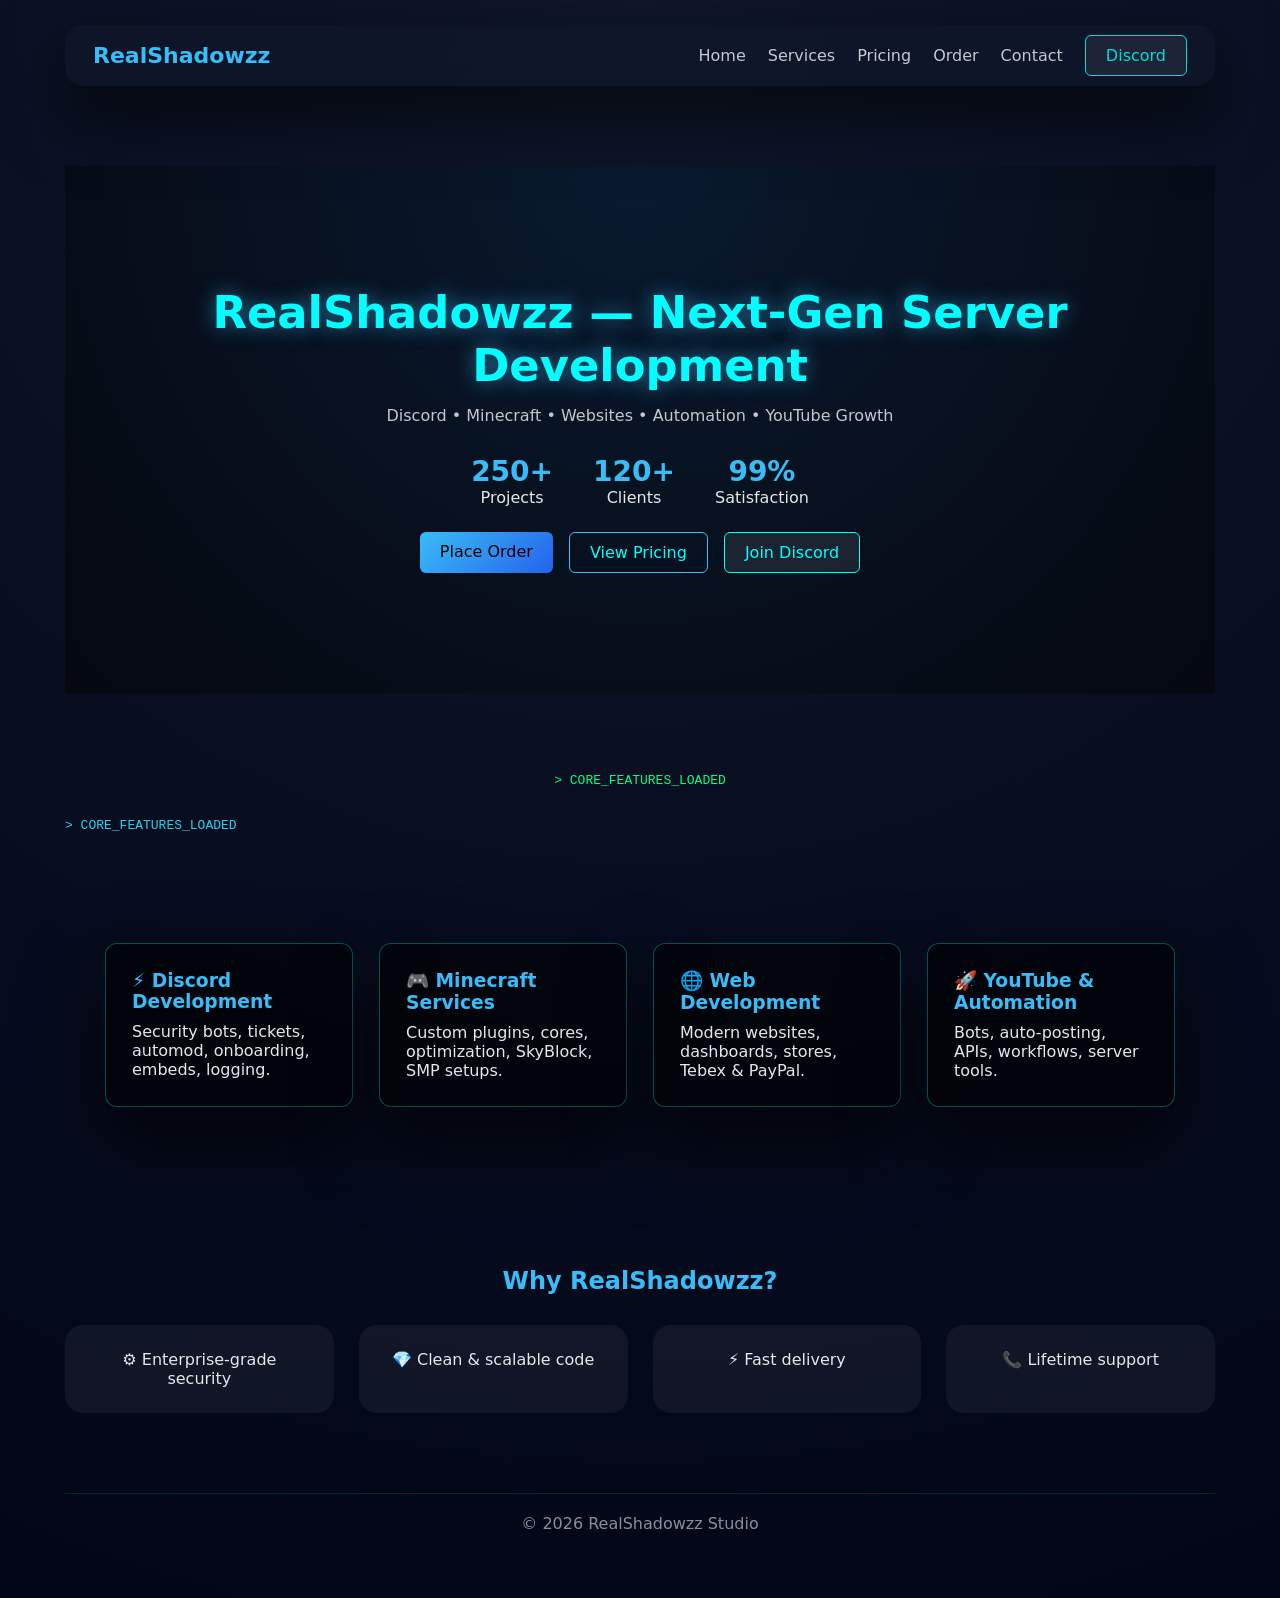
<file: index.html>
<!DOCTYPE html>
<html lang="en">
<head>
<meta charset="UTF-8">
<title>RealShadowzz | Cyber Development Studio</title>
<meta name="viewport" content="width=device-width, initial-scale=1.0">
<link rel="stylesheet" href="style.css">
<script defer src="main.js"></script>
</head>
<body>



<div id="page">

<header class="navbar">
  <div class="logo">RealShadowzz</div>
  <nav class="nav">
    <ul>
      <li><a href="index.html">Home</a></li>
      <li><a href="services.html">Services</a></li>
      <li><a href="pricing.html">Pricing</a></li>
      <li><a href="order.html">Order</a></li>
      <li><a href="contact.html">Contact</a></li>
      <li><a class="btn" href="https://discord.gg/yourdiscord">Discord</a></li>
    </ul>
  </nav>
  <div class="hamburger" onclick="toggleMenu()">☰</div>
</header>

<section class="hero">
  <h1 class="neon-title">RealShadowzz — Next-Gen Server Development</h1>
  <p class="hero-sub">
    Discord • Minecraft • Websites • Automation • YouTube Growth
  </p>

  <div class="hero-stats">
    <div><span>250+</span> Projects</div>
    <div><span>120+</span> Clients</div>
    <div><span>99%</span> Satisfaction</div>
  </div>

  <div class="hero-actions">
    <a href="order.html" class="btn primary">Place Order</a>
    <a href="pricing.html" class="btn outline">View Pricing</a>
    <a href="https://discord.gg/yourdiscord" class="btn">Join Discord</a>
  </div>
</section>

<div class="terminal-header" data-text="> CORE_FEATURES_LOADED"></div>

<section class="features">
  <div class="feature-card">
    <h3>⚡ Discord Development</h3>
    <p>Security bots, tickets, automod, onboarding, embeds, logging.</p>
  </div>

  <div class="feature-card">
    <h3>🎮 Minecraft Services</h3>
    <p>Custom plugins, cores, optimization, SkyBlock, SMP setups.</p>
  </div>

  <div class="feature-card">
    <h3>🌐 Web Development</h3>
    <p>Modern websites, dashboards, stores, Tebex & PayPal.</p>
  </div>

  <div class="feature-card">
    <h3>🚀 YouTube & Automation</h3>
    <p>Bots, auto-posting, APIs, workflows, server tools.</p>
  </div>
</section>

<section class="why-us">
  <h2>Why RealShadowzz?</h2>
  <div class="why-grid">
    <div class="why-card">⚙️ Enterprise-grade security</div>
    <div class="why-card">💎 Clean & scalable code</div>
    <div class="why-card">⚡ Fast delivery</div>
    <div class="why-card">📞 Lifetime support</div>
  </div>
</section>

<footer>© 2026 RealShadowzz Studio</footer>

</div>
</body>
</html>
</file>
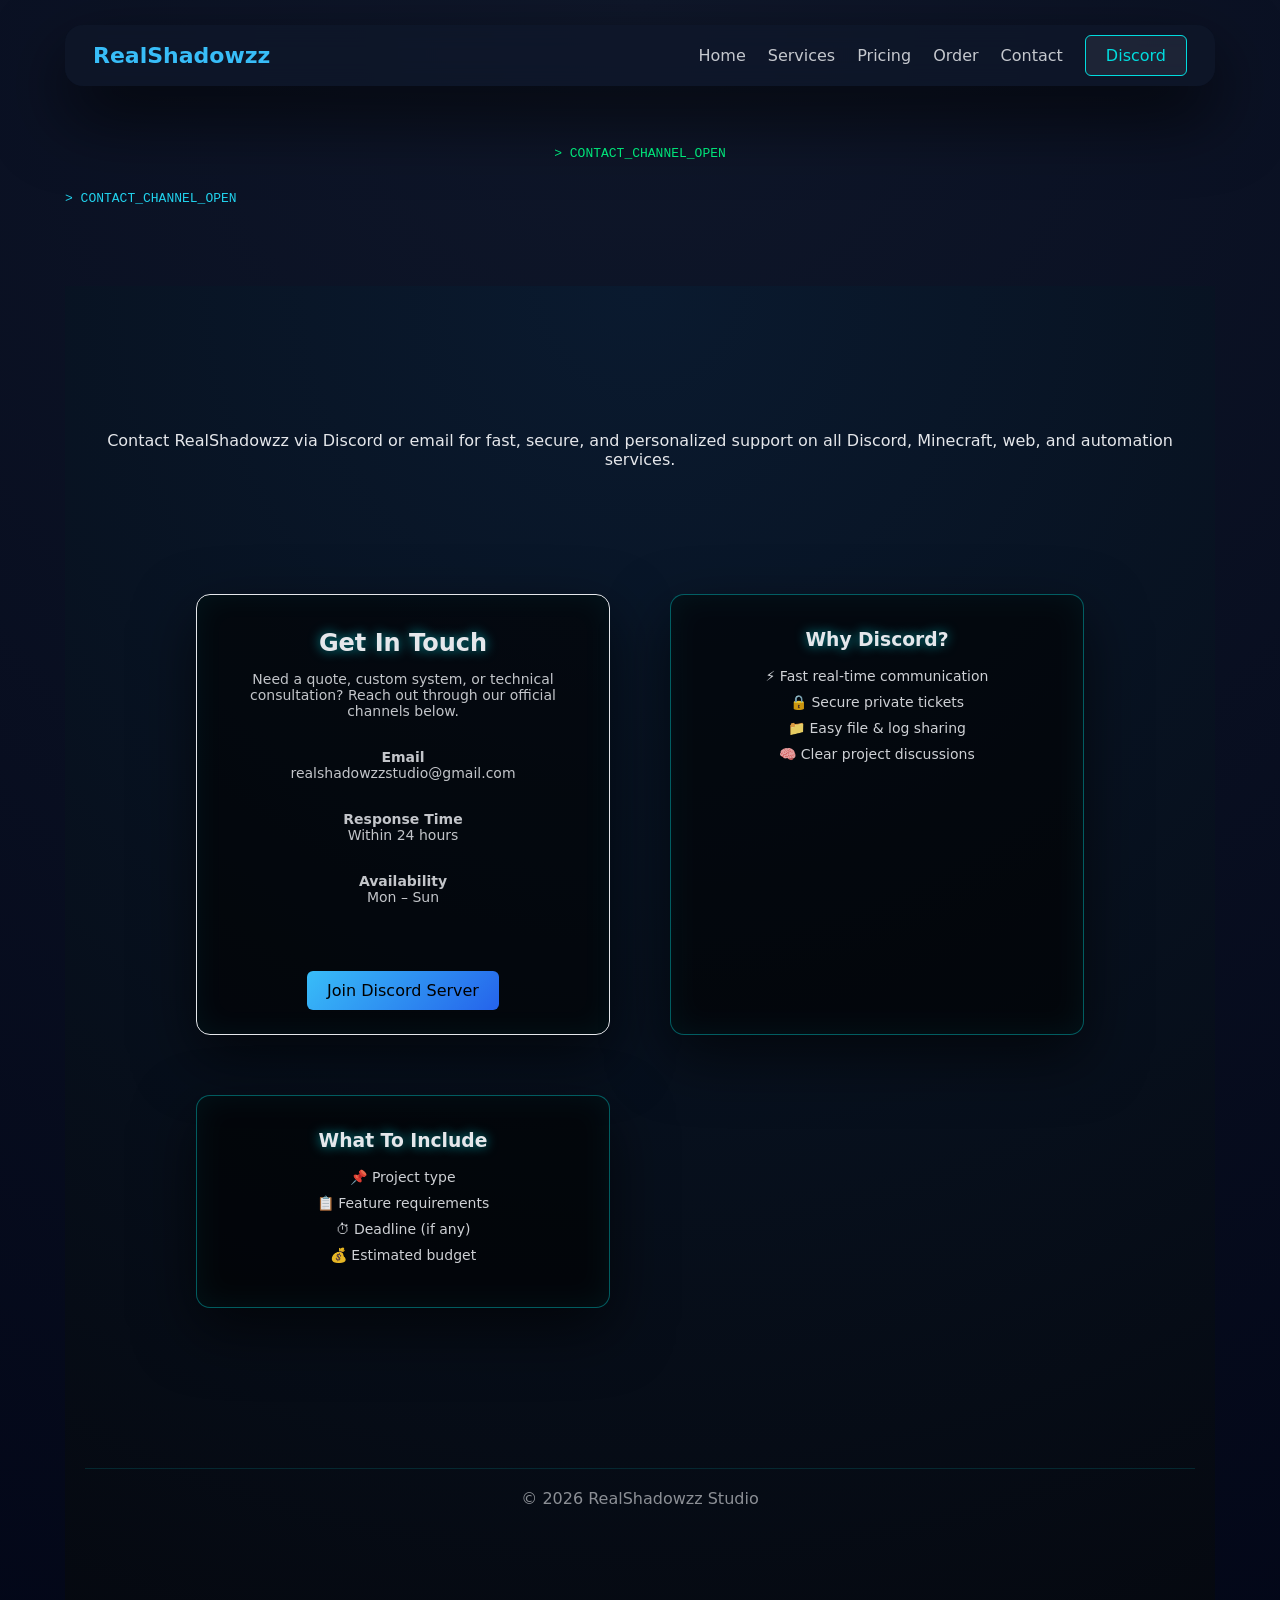
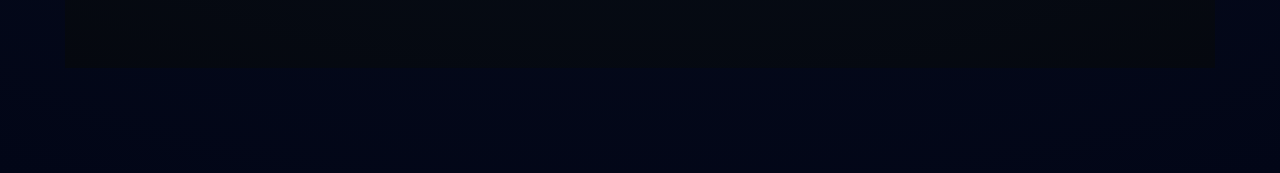
<file: contact.html>
<!DOCTYPE html>
<html>
<head>
<meta charset="UTF-8">
<title>Contact | RealShadowzz</title>
<link rel="stylesheet" href="style.css">
<script defer src="main.js"></script>
</head>
<body>

<div id="page">
  
<header class="navbar">
  <div class="logo">RealShadowzz</div>
  <nav class="nav">
    <ul>
      <li><a href="index.html">Home</a></li>
      <li><a href="services.html">Services</a></li>
      <li><a href="pricing.html">Pricing</a></li>
      <li><a href="order.html">Order</a></li>
      <li><a href="contact.html">Contact</a></li>
      <li><a class="btn" href="https://discord.gg/yourdiscord">Discord</a></li>
    </ul>
  </nav>
  <div class="hamburger" onclick="toggleMenu()">☰</div>
</header>

<div class="terminal-header" data-text="> CONTACT_CHANNEL_OPEN"></div>
  
<section class="hero">
  
  <div class="hero-stats">
    <div> Contact RealShadowzz via Discord or email for fast, secure, and personalized support on all Discord, Minecraft, web, and automation services.</div>
    
  </div>

<section class="contact-wrapper">

  <div class="contact-card main">
    <h2>Get In Touch</h2>
    <p class="contact-desc">
      Need a quote, custom system, or technical consultation?
      Reach out through our official channels below.
    </p>

    <div class="contact-info">
      <p><strong>Email</strong><br>realshadowzzstudio@gmail.com</p>
      <p><strong>Response Time</strong><br>Within 24 hours</p>
      <p><strong>Availability</strong><br>Mon – Sun</p>
      <p>‎ </p>
    </div>

    <a class="btn primary large" href="https://discord.gg/yourdiscord">
      Join Discord Server
    </a>
  </div>

  <div class="contact-card">
    <h3>Why Discord?</h3>
    <ul class="contact-list">
      <li>⚡ Fast real-time communication</li>
      <li>🔒 Secure private tickets</li>
      <li>📁 Easy file & log sharing</li>
      <li>🧠 Clear project discussions</li>
    </ul>
  </div>

  <div class="contact-card">
    <h3>What To Include</h3>
    <ul class="contact-list">
      <li>📌 Project type</li>
      <li>📋 Feature requirements</li>
      <li>⏱ Deadline (if any)</li>
      <li>💰 Estimated budget</li>
    </ul>
  </div>

</section>
  
<footer>© 2026 RealShadowzz Studio</footer>

</div>
</body>
</html>
</file>
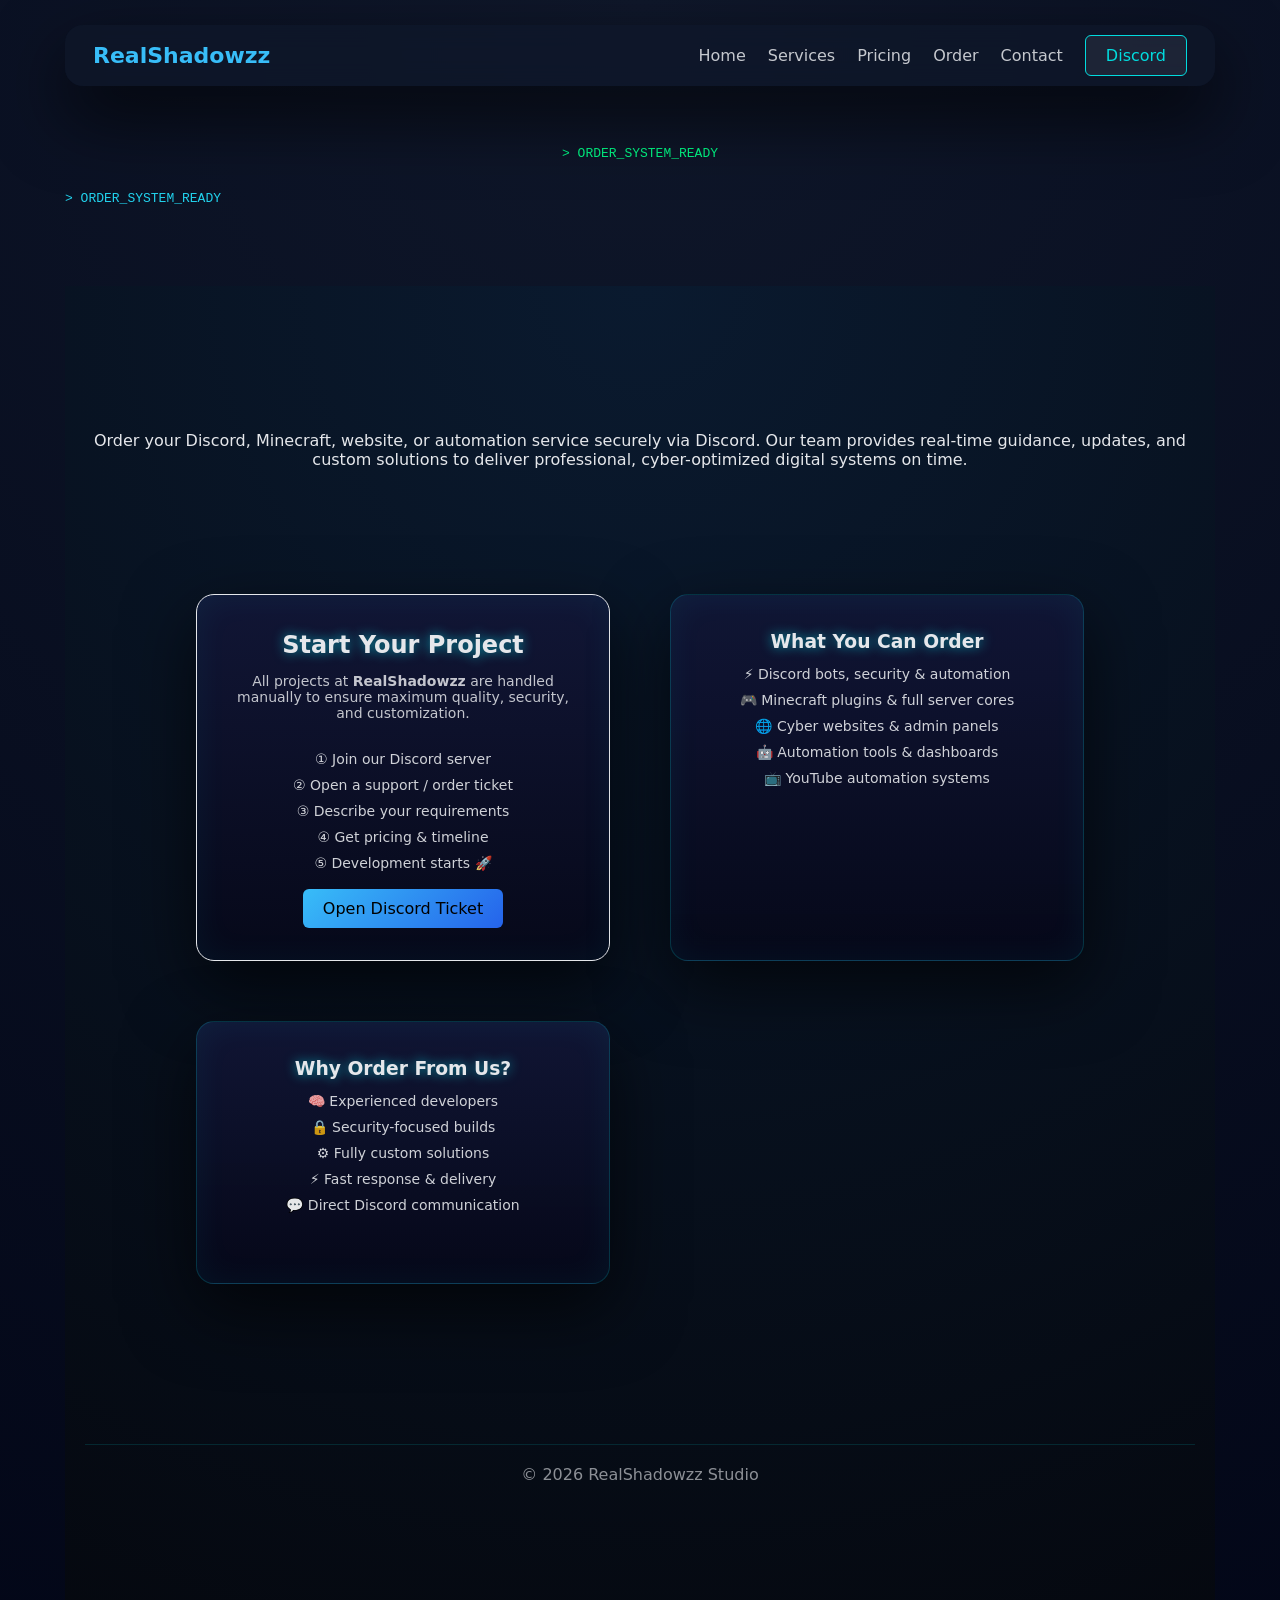
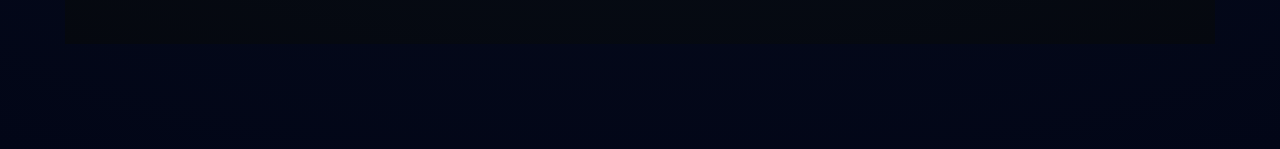
<file: order.html>
<!DOCTYPE html>
<html>
<head>
<meta charset="UTF-8">
<title>Order | RealShadowzz</title>
<link rel="stylesheet" href="style.css">
<script defer src="main.js"></script>
</head>
<body>

<div id="page">
  
<header class="navbar">
  <div class="logo">RealShadowzz</div>
  <nav class="nav">
    <ul>
      <li><a href="index.html">Home</a></li>
      <li><a href="services.html">Services</a></li>
      <li><a href="pricing.html">Pricing</a></li>
      <li><a href="order.html">Order</a></li>
      <li><a href="contact.html">Contact</a></li>
      <li><a class="btn" href="https://discord.gg/yourdiscord">Discord</a></li>
    </ul>
  </nav>
  <div class="hamburger" onclick="toggleMenu()">☰</div>
</header>

<div class="terminal-header" data-text="> ORDER_SYSTEM_READY"></div>
  
<section class="hero">
  
  <div class="hero-stats">
    <div> Order your Discord, Minecraft, website, or automation service securely via Discord. Our team provides real-time guidance, updates, and custom solutions to deliver professional, cyber-optimized digital systems on time. </div>
    
  </div>

<section class="order-wrapper">

  <div class="order-card main">
    <h2>Start Your Project</h2>
    <p class="order-desc">
      All projects at <b>RealShadowzz</b> are handled manually to ensure
      maximum quality, security, and customization.
    </p>

    <ul class="order-steps">
      <li>① Join our Discord server</li>
      <li>② Open a support / order ticket</li>
      <li>③ Describe your requirements</li>
      <li>④ Get pricing & timeline</li>
      <li>⑤ Development starts 🚀</li>
    </ul>

    <a class="btn primary large" href="https://discord.gg/yourdiscord">
      Open Discord Ticket
    </a>
  </div>

  <div class="order-card">
    <h3>What You Can Order</h3>
    <ul class="order-list">
      <li>⚡ Discord bots, security & automation</li>
      <li>🎮 Minecraft plugins & full server cores</li>
      <li>🌐 Cyber websites & admin panels</li>
      <li>🤖 Automation tools & dashboards</li>
      <li>📺 YouTube automation systems</li>
    </ul>
  </div>

  <div class="order-card">
    <h3>Why Order From Us?</h3>
    <ul class="order-list">
      <li>🧠 Experienced developers</li>
      <li>🔒 Security-focused builds</li>
      <li>⚙️ Fully custom solutions</li>
      <li>⚡ Fast response & delivery</li>
      <li>💬 Direct Discord communication</li>
    </ul>
  </div>

</section>
  
<footer>© 2026 RealShadowzz Studio</footer>

</div>
</body>
</html>
</file>
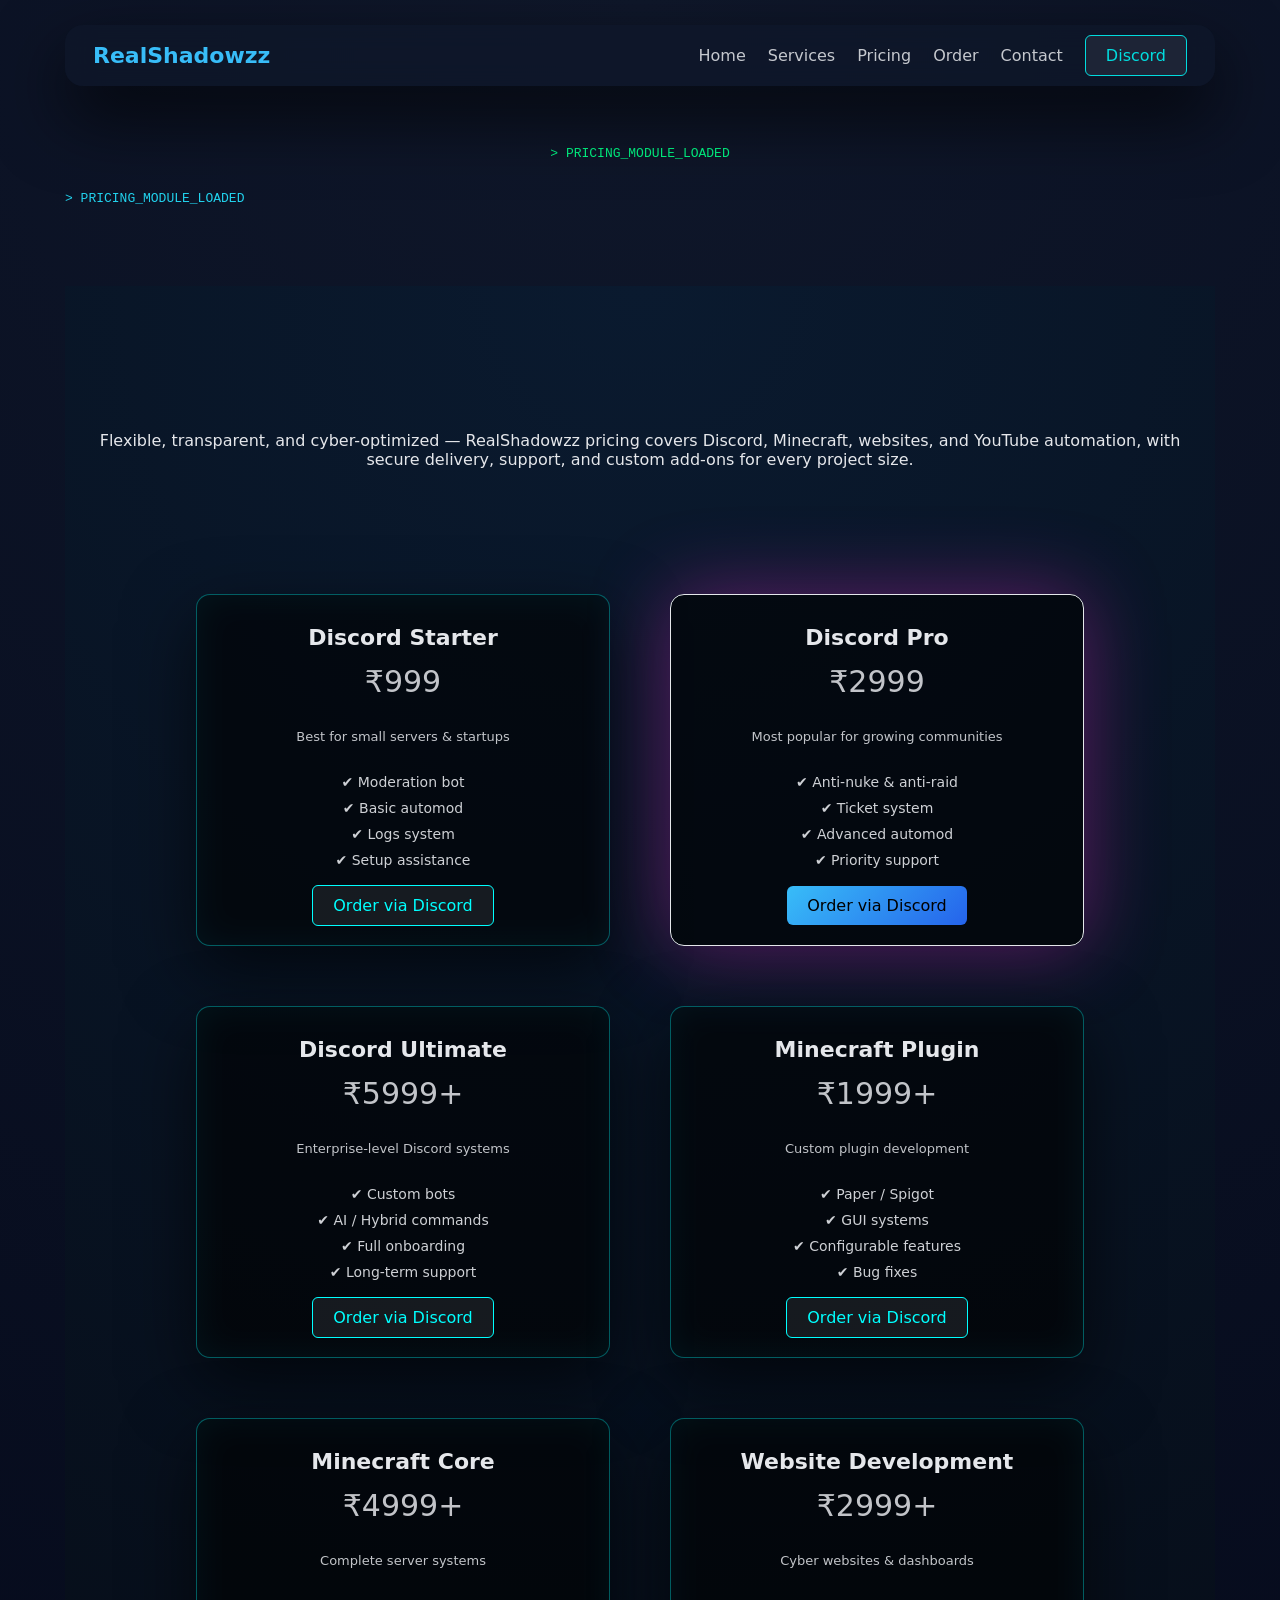
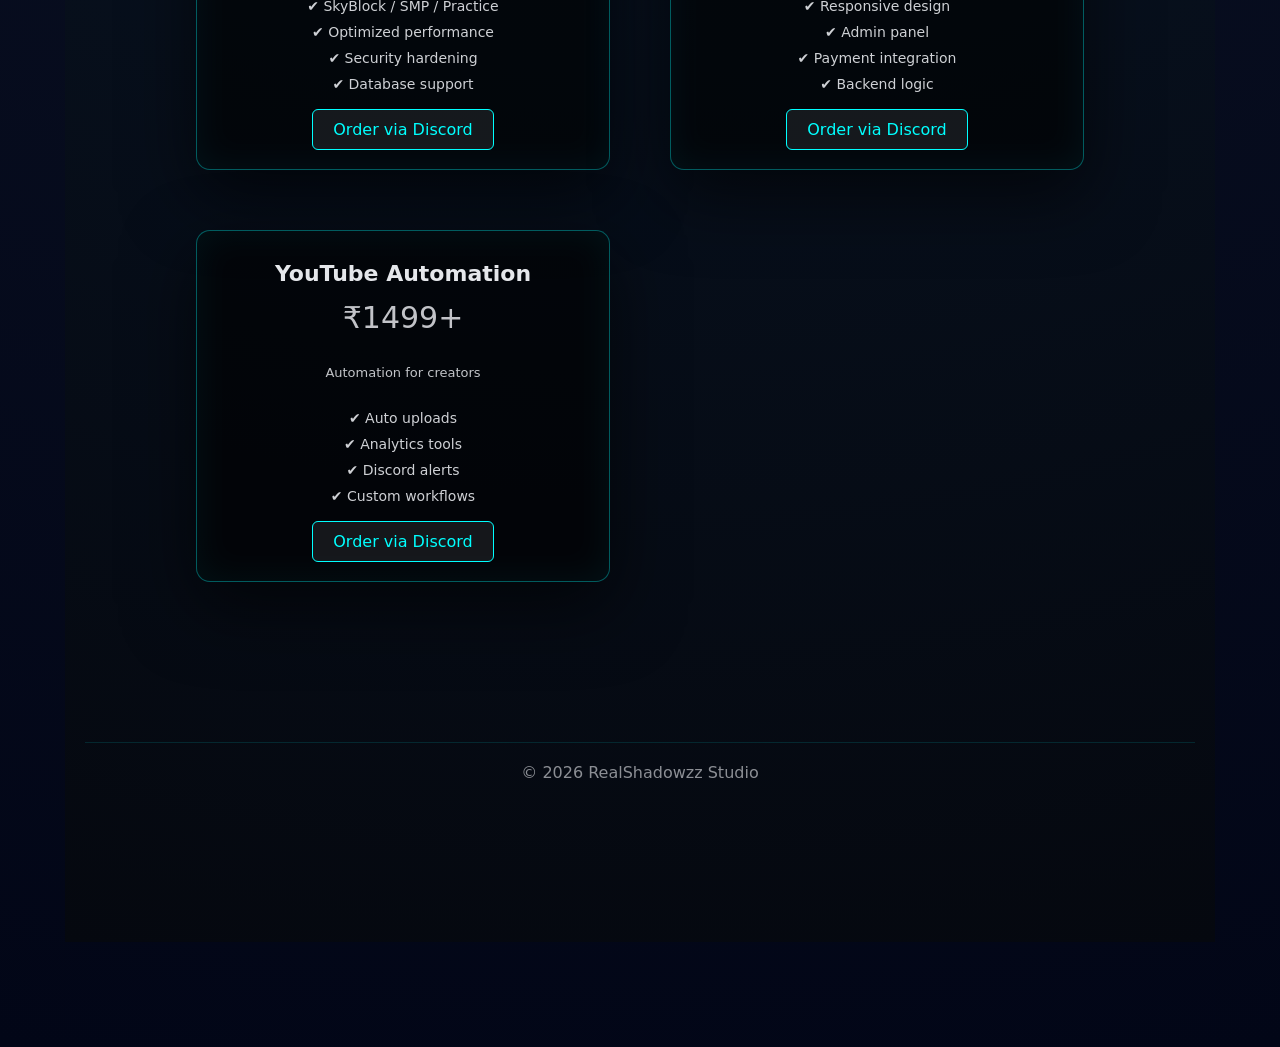
<file: pricing.html>
<!DOCTYPE html>
<html>
<head>
<meta charset="UTF-8">
<title>Pricing | RealShadowzz</title>
<link rel="stylesheet" href="style.css">
<script defer src="main.js"></script>
</head>
<body>

<div id="page">

<header class="navbar">
  <div class="logo">RealShadowzz</div>
  <nav class="nav">
    <ul>
      <li><a href="index.html">Home</a></li>
      <li><a href="services.html">Services</a></li>
      <li><a href="pricing.html">Pricing</a></li>
      <li><a href="order.html">Order</a></li>
      <li><a href="contact.html">Contact</a></li>
      <li><a class="btn" href="https://discord.gg/yourdiscord">Discord</a></li>
    </ul>
  </nav>
  <div class="hamburger" onclick="toggleMenu()">☰</div>
</header>

<div class="terminal-header" data-text="> PRICING_MODULE_LOADED"></div>
  
<section class="hero">
  
  <div class="hero-stats">
    <div> Flexible, transparent, and cyber-optimized — RealShadowzz pricing covers Discord, Minecraft, websites, and YouTube automation, with secure delivery, support, and custom add-ons for every project size. </div>
    
  </div>

<section class="pricing-grid">

  <!-- DISCORD -->
  <div class="price-card">
    <h3>Discord Starter</h3>
    <p class="amount">₹999</p>
    <p class="price-desc">Best for small servers & startups</p>
    <ul>
      <li>✔ Moderation bot</li>
      <li>✔ Basic automod</li>
      <li>✔ Logs system</li>
      <li>✔ Setup assistance</li>
    </ul>
    <a class="btn" href="https://discord.gg/yourdiscord">Order via Discord</a>
  </div>

  <div class="price-card featured">
    <h3>Discord Pro</h3>
    <p class="amount">₹2999</p>
    <p class="price-desc">Most popular for growing communities</p>
    <ul>
      <li>✔ Anti-nuke & anti-raid</li>
      <li>✔ Ticket system</li>
      <li>✔ Advanced automod</li>
      <li>✔ Priority support</li>
    </ul>
    <a class="btn primary" href="https://discord.gg/yourdiscord">Order via Discord</a>
  </div>

  <div class="price-card">
    <h3>Discord Ultimate</h3>
    <p class="amount">₹5999+</p>
    <p class="price-desc">Enterprise-level Discord systems</p>
    <ul>
      <li>✔ Custom bots</li>
      <li>✔ AI / Hybrid commands</li>
      <li>✔ Full onboarding</li>
      <li>✔ Long-term support</li>
    </ul>
    <a class="btn" href="https://discord.gg/yourdiscord">Order via Discord</a>
  </div>

  <!-- MINECRAFT -->
  <div class="price-card">
    <h3>Minecraft Plugin</h3>
    <p class="amount">₹1999+</p>
    <p class="price-desc">Custom plugin development</p>
    <ul>
      <li>✔ Paper / Spigot</li>
      <li>✔ GUI systems</li>
      <li>✔ Configurable features</li>
      <li>✔ Bug fixes</li>
    </ul>
    <a class="btn" href="https://discord.gg/yourdiscord">Order via Discord</a>
  </div>

  <div class="price-card">
    <h3>Minecraft Core</h3>
    <p class="amount">₹4999+</p>
    <p class="price-desc">Complete server systems</p>
    <ul>
      <li>✔ SkyBlock / SMP / Practice</li>
      <li>✔ Optimized performance</li>
      <li>✔ Security hardening</li>
      <li>✔ Database support</li>
    </ul>
    <a class="btn" href="https://discord.gg/yourdiscord">Order via Discord</a>
  </div>

  <!-- WEB -->
  <div class="price-card">
    <h3>Website Development</h3>
    <p class="amount">₹2999+</p>
    <p class="price-desc">Cyber websites & dashboards</p>
    <ul>
      <li>✔ Responsive design</li>
      <li>✔ Admin panel</li>
      <li>✔ Payment integration</li>
      <li>✔ Backend logic</li>
    </ul>
    <a class="btn" href="https://discord.gg/yourdiscord">Order via Discord</a>
  </div>

  <!-- YOUTUBE -->
  <div class="price-card">
    <h3>YouTube Automation</h3>
    <p class="amount">₹1499+</p>
    <p class="price-desc">Automation for creators</p>
    <ul>
      <li>✔ Auto uploads</li>
      <li>✔ Analytics tools</li>
      <li>✔ Discord alerts</li>
      <li>✔ Custom workflows</li>
    </ul>
    <a class="btn" href="https://discord.gg/yourdiscord">Order via Discord</a>
  </div>

</section>
  
<footer>© 2026 RealShadowzz Studio</footer>

</div>
</body>
</html>
</file>
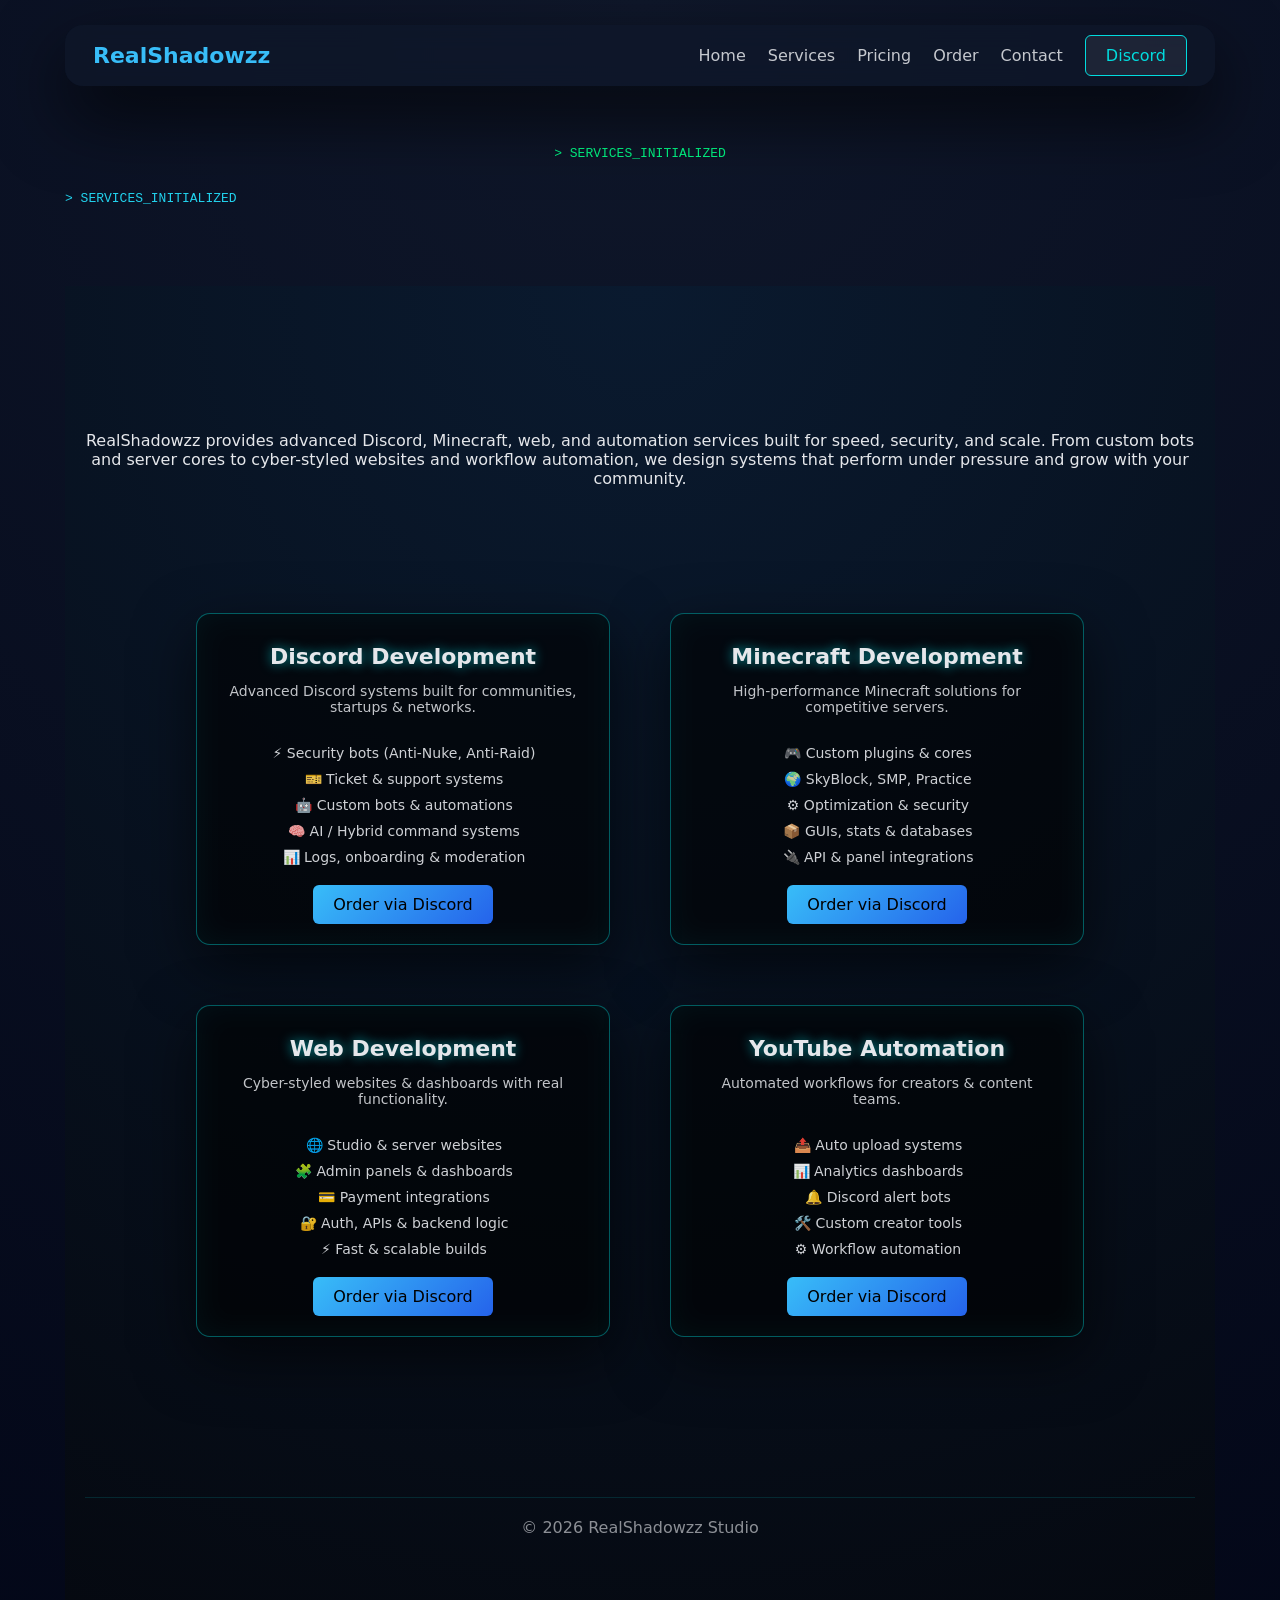
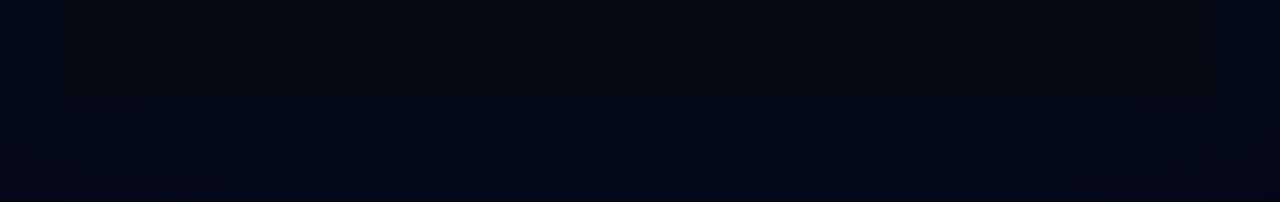
<file: services.html>
<!DOCTYPE html>
<html>
<head>
<meta charset="UTF-8">
<title>Services | RealShadowzz</title>
<link rel="stylesheet" href="style.css">
<script defer src="main.js"></script>
</head>
<body>

<div id="page">

<header class="navbar">
  <div class="logo">RealShadowzz</div>
  <nav class="nav">
    <ul>
      <li><a href="index.html">Home</a></li>
      <li><a href="services.html">Services</a></li>
      <li><a href="pricing.html">Pricing</a></li>
      <li><a href="order.html">Order</a></li>
      <li><a href="contact.html">Contact</a></li>
      <li><a class="btn" href="https://discord.gg/yourdiscord">Discord</a></li>
    </ul>
  </nav>
  <div class="hamburger" onclick="toggleMenu()">☰</div>
</header>



<div class="terminal-header" data-text="> SERVICES_INITIALIZED"></div>
  

<section class="hero">
  
  <div class="hero-stats">
    <div> RealShadowzz provides advanced Discord, Minecraft, web, and automation services built for speed, security, and scale. From custom bots and server cores to cyber-styled websites and workflow automation, we design systems that perform under pressure and grow with your community.</div>
    
  </div>

<section class="services-grid">

  <div class="service-box">
    <h3>Discord Development</h3>
    <p class="service-desc">
      Advanced Discord systems built for communities, startups & networks.
    </p>

    <ul class="service-points">
      <li>⚡ Security bots (Anti-Nuke, Anti-Raid)</li>
      <li>🎫 Ticket & support systems</li>
      <li>🤖 Custom bots & automations</li>
      <li>🧠 AI / Hybrid command systems</li>
      <li>📊 Logs, onboarding & moderation</li>
    </ul>

    <a class="btn primary" href="https://discord.gg/yourdiscord">
      Order via Discord
    </a>
  </div>

  <div class="service-box">
    <h3>Minecraft Development</h3>
    <p class="service-desc">
      High-performance Minecraft solutions for competitive servers.
    </p>

    <ul class="service-points">
      <li>🎮 Custom plugins & cores</li>
      <li>🌍 SkyBlock, SMP, Practice</li>
      <li>⚙️ Optimization & security</li>
      <li>📦 GUIs, stats & databases</li>
      <li>🔌 API & panel integrations</li>
    </ul>

    <a class="btn primary" href="https://discord.gg/yourdiscord">
      Order via Discord
    </a>
  </div>

  <div class="service-box">
    <h3>Web Development</h3>
    <p class="service-desc">
      Cyber-styled websites & dashboards with real functionality.
    </p>

    <ul class="service-points">
      <li>🌐 Studio & server websites</li>
      <li>🧩 Admin panels & dashboards</li>
      <li>💳 Payment integrations</li>
      <li>🔐 Auth, APIs & backend logic</li>
      <li>⚡ Fast & scalable builds</li>
    </ul>

    <a class="btn primary" href="https://discord.gg/yourdiscord">
      Order via Discord
    </a>
  </div>

  <div class="service-box">
    <h3>YouTube Automation</h3>
    <p class="service-desc">
      Automated workflows for creators & content teams.
    </p>

    <ul class="service-points">
      <li>📤 Auto upload systems</li>
      <li>📊 Analytics dashboards</li>
      <li>🔔 Discord alert bots</li>
      <li>🛠️ Custom creator tools</li>
      <li>⚙️ Workflow automation</li>
    </ul>

    <a class="btn primary" href="https://discord.gg/yourdiscord">
      Order via Discord
    </a>
  </div>

</section>
  
<footer>© 2026 RealShadowzz Studio</footer>

</div>
</body>
</html>
</file>
<file: style.css>
/* ===== RESET ===== */
* {
  margin: 0;
  padding: 0;
  box-sizing: border-box;
  font-family: "Segoe UI", system-ui, sans-serif;
}

body {
  background: radial-gradient(circle at top, #0f172a, #020617);
  color: #e5e7eb;
  overflow-x: hidden;
}

a { text-decoration: none; color: inherit; }

/* ===== INTRO / LOADER ===== */
#glitchIntro {
  position: fixed;
  inset: 0;
  background: #020617;
  display: grid;
  place-items: center;
  z-index: 999;
}

.glitch {
  font-size: 64px;
  color: #38bdf8;
  position: relative;
  animation: glitch 1.5s infinite;
}

@keyframes glitch {
  0% { text-shadow: 2px 0 red }
  50% { text-shadow: -2px 0 cyan }
  100% { text-shadow: 2px 0 red }
}

#loader {
  display: none;
}

/* ===== PAGE ===== */
#page {
  max-width: 1200px;
  margin: auto;
  padding: 25px;
}

/* ===== NAVBAR ===== */
.navbar {
  display: flex;
  justify-content: space-between;
  align-items: center;
  padding: 18px 28px;
  background: rgba(15,23,42,.7);
  backdrop-filter: blur(12px);
  border-radius: 18px;
  box-shadow: 0 30px 70px rgba(0,0,0,.7);
}

.logo {
  font-weight: 800;
  font-size: 22px;
  color: #38bdf8;
}

.nav ul {
  display: flex;
  gap: 24px;
  list-style: none;
}

.nav a {
  opacity: .85;
  transition: .3s;
}

.nav a:hover {
  color: #38bdf8;
  opacity: 1;
}

.hamburger { display: none; }

/* ===== BUTTONS ===== */
.btn {
  padding: 12px 22px;
  border-radius: 12px;
  border: 1px solid rgba(255,255,255,.15);
  background: rgba(255,255,255,.08);
  transition: .35s;
}

.btn:hover {
  transform: translateY(-4px) scale(1.03);
  box-shadow: 0 20px 50px rgba(56,189,248,.5);
}

.btn.primary {
  background: linear-gradient(135deg, #38bdf8, #2563eb);
  border: none;
}

.btn.outline {
  background: transparent;
  border: 1px solid #38bdf8;
}

/* ===== HERO ===== */
.hero {
  margin: 80px 0;
  text-align: center;
  
}

.neon-title {
  font-size: 48px;
  color: #38bdf8;
  text-shadow: 0 0 20px rgba(56,189,248,.6);
}

.hero-sub {
  margin: 18px 0 30px;
  opacity: .9;
}

.hero-actions {
  display: flex;
  gap: 20px;
  justify-content: center;
  flex-wrap: wrap;
}

.hero-stats {
  display: flex;
  justify-content: center;
  gap: 40px;
  margin: 25px 0;
}

.hero-stats span {
  display: block;
  font-size: 28px;
  color: #38bdf8;
  font-weight: 700;
}

@keyframes float {
  0%,100% { transform: translateY(0) }
  50% { transform: translateY(-10px) }
}

/* ===== TERMINAL HEADER ===== */
.terminal-header {
  margin: 60px 0 30px;
  font-family: monospace;
  color: #22d3ee;
  
}

@keyframes blink {
  50% { opacity: .5 }
}

/* ===== FEATURES ===== */
.features {
  display: grid;
  grid-template-columns: repeat(auto-fit, minmax(260px,1fr));
  gap: 30px;
}

.feature-card {
  padding: 28px;
  border-radius: 22px;
  background: linear-gradient(180deg,#020617,#020617) padding-box,
              linear-gradient(135deg,#38bdf8,transparent) border-box;
  border: 1px solid transparent;
  box-shadow: 0 35px 80px rgba(0,0,0,.7);
  transition: .4s;
  transform-style: preserve-3d;
}

.feature-card:hover {
  transform: rotateX(8deg) rotateY(-8deg) translateY(-10px);
}

.feature-card h3 {
  margin-bottom: 10px;
  color: #38bdf8;
}

/* ===== WHY US ===== */
.why-us {
  margin: 80px 0;
  text-align: center;
}

.why-us h2 {
  margin-bottom: 30px;
  color: #38bdf8;
}

.why-grid {
  display: grid;
  grid-template-columns: repeat(auto-fit, minmax(220px,1fr));
  gap: 25px;
}

.why-card {
  padding: 25px;
  background: rgba(255,255,255,.05);
  border-radius: 18px;
  transition: .3s;
}

.why-card:hover {
  transform: translateY(-6px);
  box-shadow: 0 20px 40px rgba(56,189,248,.4);
}

/* ===== FOOTER ===== */
footer {
  margin: 60px 0 20px;
  text-align: center;
  opacity: .6;
}



/* ===============================
   SERVICES GRID LAYOUT
================================ */
.services-grid {
  display: grid;
  grid-template-columns: repeat(auto-fit, minmax(280px, 1fr));
  gap: 60px;
  padding: 100px 10%;
  perspective: 1200px;
}

/* ===============================
   SERVICE CARD – 3D CYBER
================================ */
.service-box {
  background: linear-gradient(
    180deg,
    rgba(18, 22, 55, 0.9),
    rgba(8, 10, 30, 0.95)
  );
  border-radius: 18px;
  padding: 36px 32px 42px;
  border: 1px solid rgba(0, 246, 255, 0.15);
  box-shadow:
    0 20px 60px rgba(0,0,0,.6),
    inset 0 0 30px rgba(0,246,255,.05);
  transform-style: preserve-3d;
  transition:
    transform .6s cubic-bezier(.2,.8,.2,1),
    box-shadow .6s;
  position: relative;
}

/* neon edge */
.service-box::after {
  content: "";
  position: absolute;
  inset: -1px;
  border-radius: inherit;
  background: linear-gradient(
    120deg,
    transparent,
    var(--neon-cyan),
    var(--neon-pink),
    transparent
  );
  opacity: 0;
  transition: opacity .6s;
  z-index: -1;
}

/* hover = 3D lift */
.service-box:hover {
  transform: translateY(-18px) rotateX(6deg) rotateY(-6deg);
  box-shadow:
    0 40px 90px rgba(0,0,0,.75),
    0 0 60px var(--border-glow);
}

.service-box:hover::after {
  opacity: 0.9;
}

/* ===============================
   SERVICE CONTENT
================================ */
.service-box h3 {
  font-size: 22px;
  margin-bottom: 12px;
  color: var(--neon-cyan);
  text-shadow: 0 0 12px rgba(0,246,255,.6);
}

.service-desc {
  font-size: 14px;
  opacity: .85;
  margin-bottom: 20px;
}

.service-points {
  list-style: none;
  margin-bottom: 30px;
}

.service-points li {
  font-size: 14px;
  opacity: .9;
  margin: 10px 0;
  padding-left: 2px;
}

/* ===============================
   BUTTON SPACING
================================ */
.service-box .btn {
  margin-top: 10px;
  width: 100%;
  justify-content: center;
}

/* ===============================
   PRICING GRID
================================ */
.pricing-grid {
  display: grid;
  grid-template-columns: repeat(auto-fit, minmax(280px, 1fr));
  gap: 60px;
  padding: 100px 10%;
  perspective: 1300px;
}

/* ===============================
   PRICE CARD – CYBER 3D
================================ */
.price-card {
  background: linear-gradient(
    180deg,
    rgba(18, 22, 55, 0.9),
    rgba(6, 8, 25, 0.95)
  );
  border-radius: 18px;
  padding: 36px 30px 42px;
  border: 1px solid rgba(0,246,255,.18);
  box-shadow:
    0 25px 70px rgba(0,0,0,.6),
    inset 0 0 35px rgba(0,246,255,.06);
  transform-style: preserve-3d;
  transition:
    transform .6s cubic-bezier(.2,.8,.2,1),
    box-shadow .6s;
  position: relative;
}

/* neon edge */
.price-card::after {
  content: "";
  position: absolute;
  inset: -1px;
  border-radius: inherit;
  background: linear-gradient(
    120deg,
    transparent,
    var(--neon-cyan),
    var(--neon-pink),
    transparent
  );
  opacity: 0;
  transition: opacity .6s;
  z-index: -1;
}

.price-card:hover {
  transform: translateY(-20px) rotateX(6deg) rotateY(-6deg);
  box-shadow:
    0 45px 100px rgba(0,0,0,.75),
    0 0 70px var(--border-glow);
}

.price-card:hover::after {
  opacity: .9;
}

/* featured highlight */
.price-card.featured {
  border-color: var(--neon-pink);
  box-shadow: 0 0 80px rgba(255,43,220,.35);
}

/* ===============================
   PRICE CONTENT
================================ */
.price-card h3 {
  color: var(--neon-cyan);
  font-size: 22px;
  margin-bottom: 10px;
}

.amount {
  font-size: 30px;
  color: var(--neon-pink);
  margin-bottom: 6px;
}

.price-desc {
  font-size: 13px;
  opacity: .85;
  margin-bottom: 18px;
}

.price-card ul {
  list-style: none;
  margin-bottom: 28px;
}

.price-card li {
  margin: 10px 0;
  font-size: 14px;
  opacity: .9;
}

/* ===============================
   BUTTON FULL WIDTH
================================ */
.price-card .btn {
  width: 100%;
  justify-content: center;
}

/* ===============================
   ORDER PAGE LAYOUT
================================ */
.order-wrapper {
  display: grid;
  grid-template-columns: repeat(auto-fit, minmax(280px, 1fr));
  gap: 60px;
  padding: 100px 10%;
  perspective: 1400px;
}

/* ===============================
   ORDER CARD – CYBER 3D
================================ */
.order-card {
  background: linear-gradient(
    180deg,
    rgba(18, 22, 55, 0.9),
    rgba(6, 8, 25, 0.95)
  );
  border-radius: 18px;
  padding: 36px 32px 42px;
  border: 1px solid rgba(0,246,255,.18);
  box-shadow:
    0 25px 70px rgba(0,0,0,.65),
    inset 0 0 35px rgba(0,246,255,.06);
  transform-style: preserve-3d;
  transition:
    transform .6s cubic-bezier(.2,.8,.2,1),
    box-shadow .6s;
  position: relative;
}

/* neon edge */
.order-card::after {
  content: "";
  position: absolute;
  inset: -1px;
  border-radius: inherit;
  background: linear-gradient(
    120deg,
    transparent,
    var(--neon-cyan),
    var(--neon-pink),
    transparent
  );
  opacity: 0;
  transition: opacity .6s;
  z-index: -1;
}

.order-card:hover {
  transform: translateY(-18px) rotateX(6deg) rotateY(-6deg);
  box-shadow:
    0 45px 100px rgba(0,0,0,.75),
    0 0 70px var(--border-glow);
}

.order-card:hover::after {
  opacity: .9;
}

/* main card highlight */
.order-card.main {
  border-color: var(--neon-pink);
}

/* ===============================
   ORDER CONTENT
================================ */
.order-card h2,
.order-card h3 {
  color: var(--neon-cyan);
  margin-bottom: 14px;
  text-shadow: 0 0 12px rgba(0,246,255,.6);
}

.order-desc {
  font-size: 14px;
  opacity: .85;
  margin-bottom: 22px;
}

.order-steps,
.order-list {
  list-style: none;
  margin-bottom: 28px;
}

.order-steps li,
.order-list li {
  margin: 10px 0;
  font-size: 14px;
  opacity: .9;
}


/* ===============================
   CONTACT PAGE LAYOUT
================================ */
.contact-wrapper {
  display: grid;
  grid-template-columns: repeat(auto-fit, minmax(280px, 1fr));
  gap: 60px;
  padding: 100px 10%;
  perspective: 1400px;
}

/* ===============================
   CONTACT CARD – 3D CYBER
================================ */
.contact-card {
  background: linear-gradient(
    180deg,
    rgba(18, 22, 55, 0.92),
    rgba(6, 8, 25, 0.96)
  );
  border-radius: 18px;
  padding: 36px 32px 44px;
  border: 1px solid rgba(0,246,255,.18);
  box-shadow:
    0 22px 60px rgba(0,0,0,.6),
    inset 0 0 30px rgba(0,246,255,.06);
  transform-style: preserve-3d;
  transition:
    transform .6s cubic-bezier(.2,.8,.2,1),
    box-shadow .6s;
  position: relative;
}

.contact-card::after {
  content: "";
  position: absolute;
  inset: -1px;
  border-radius: inherit;
  background: linear-gradient(
    120deg,
    transparent,
    var(--neon-cyan),
    var(--neon-pink),
    transparent
  );
  opacity: 0;
  transition: opacity .6s;
  z-index: -1;
}

.contact-card:hover {
  transform: translateY(-16px) rotateX(6deg) rotateY(-6deg);
  box-shadow:
    0 40px 90px rgba(0,0,0,.75),
    0 0 60px var(--border-glow);
}

.contact-card:hover::after {
  opacity: .9;
}

.contact-card.main {
  border-color: var(--neon-pink);
}

/* ===============================
   CONTACT CONTENT
================================ */
.contact-card h2,
.contact-card h3 {
  color: var(--neon-cyan);
  margin-bottom: 14px;
  text-shadow: 0 0 12px rgba(0,246,255,.6);
}

.contact-desc {
  font-size: 14px;
  opacity: .85;
  margin-bottom: 24px;
}

.contact-info p {
  margin-bottom: 14px;
  font-size: 14px;
}

.contact-list {
  list-style: none;
  margin-top: 18px;
}

.contact-list li {
  margin: 10px 0;
  font-size: 14px;
  opacity: .9;
}



/* ===============================
   BUTTON
================================ */
.btn.large {
  width: 100%;
  padding: 16px 0;
  font-size: 15px;
  justify-content: center;
}

/* ===============================
   BUTTON STYLING
================================ */
.btn.large {
  width: 100%;
  padding: 16px 0;
  font-size: 15px;
  justify-content: center;
}

/* =====================
   FOOTER
===================== */
footer {
  text-align: center;
  padding: 20px;
  opacity: .6;
  border-top: 1px solid rgba(0,255,255,.2);
}

/* =====================
   RIPPLE EFFECT
===================== */
.btn {
  position: relative;
  overflow: hidden;
}

.btn .ripple {
  position: absolute;
  width: 20px;
  height: 20px;
  background: rgba(0,255,255,.6);
  border-radius: 50%;
  transform: translate(-50%, -50%);
  animation: ripple 0.6s linear;
}

@keyframes ripple {
  from {transform: scale(0); opacity: 1;}
  to {transform: scale(15); opacity: 0;}
}

/* =====================
   PAGE TRANSITIONS
===================== */
body {
  opacity: 0;
  transition: opacity .4s ease;
}

body.page-enter {
  opacity: 1;
}

body.page-exit {
  opacity: 0;
}

/* =====================
   MOBILE
===================== */
@media(max-width:900px){
  .nav ul {
    position: absolute;
    top: 70px;
    right: 0;
    background: #05080f;
    flex-direction: column;
    width: 220px;
    padding: 20px;
    display: none;
  }

  .nav ul.active {
    display: flex;
  }

  .hamburger {
    display: block;
  }
     }  align-items: center;
  padding: 18px 40px;
  background: rgba(0,0,0,0.6);
  backdrop-filter: blur(10px);
  border-bottom: 1px solid rgba(0,255,255,.2);
}

.logo {
  color: cyan;
  font-weight: bold;
  font-size: 1.4rem;
}

.nav ul {
  display: flex;
  list-style: none;
  gap: 22px;
}

.nav a {
  position: relative;
}

.nav a::after {
  content: "";
  position: absolute;
  left: 0;
  bottom: -4px;
  width: 0;
  height: 2px;
  background: cyan;
  transition: .3s;
}

.nav a:hover::after {
  width: 100%;
}

.hamburger {
  display: none;
  font-size: 1.8rem;
  cursor: pointer;
}

/* =====================
   BUTTONS
===================== */
.btn {
  padding: 10px 20px;
  border: 1px solid cyan;
  color: cyan;
  border-radius: 6px;
  transition: .3s;
}

.btn:hover {
  background: cyan;
  color: black;
  box-shadow: 0 0 15px cyan;
}

.primary {
  background: cyan;
  color: black;
}

.outline {
  background: transparent;
}

/* =====================
   HERO
===================== */
.hero {
  padding: 120px 20px;
  text-align: center;
  background: radial-gradient(circle at top, #0a1a2f, #05080f);
}

.hero h1 {
  font-size: 2.8rem;
  color: cyan;
}

.hero p {
  margin: 14px 0 30px;
  opacity: .85;
}

.hero-actions {
  display: flex;
  justify-content: center;
  gap: 16px;
  flex-wrap: wrap;
}

/* =====================
   TERMINAL HEADER
===================== */
.terminal-header::before {
  content: attr(data-text);
  display: block;
  margin: 60px auto 30px;
  text-align: center;
  font-family: monospace;
  color: #00ff88;
}

/* =====================
   FEATURES
===================== */
.features {
  padding: 80px 40px;
  display: grid;
  grid-template-columns: repeat(auto-fit,minmax(240px,1fr));
  gap: 26px;
}

.feature-card {
  padding: 26px;
  background: rgba(0,0,0,.6);
  border: 1px solid rgba(0,255,255,.3);
  border-radius: 12px;
  transition: .4s;
}

.feature-card:hover {
  box-shadow: 0 0 30px cyan;
  transform: translateY(-6px);
}

/* =====================
   SERVICES
===================== */
.services, .pricing {
  padding: 80px 40px;
  display: grid;
  gap: 30px;
  grid-template-columns: repeat(auto-fit,minmax(260px,1fr));
}

.service-box, .price-card {
  background: rgba(0,0,0,.6);
  border: 1px solid rgba(0,255,255,.35);
  border-radius: 14px;
  padding: 30px;
  transition: .4s;
}

.service-box:hover, .price-card:hover {
  box-shadow: 0 0 35px cyan;
  transform: scale(1.05);
}

.price {
  font-size: 2.4rem;
  color: #00ff88;
  margin: 12px 0;
}

/* =====================
   ORDER / CONTACT
===================== */
.order, .contact {
  padding: 90px 20px;
  max-width: 900px;
  margin: auto;
}

.order-box, .contact-card {
  background: rgba(0,0,0,.6);
  border: 1px solid rgba(0,255,255,.35);
  border-radius: 14px;
  padding: 34px;
}

input, select, textarea {
  width: 100%;
  margin-top: 8px;
  padding: 12px;
  background: #02040a;
  border: 1px solid rgba(0,255,255,.3);
  color: cyan;
  border-radius: 6px;
}

input:focus, textarea:focus {
  outline: none;
  box-shadow: 0 0 12px cyan;
}

/* =====================
   FOOTER
===================== */
footer {
  text-align: center;
  padding: 20px;
  opacity: .6;
  border-top: 1px solid rgba(0,255,255,.2);
}

/* =====================
   RIPPLE EFFECT
===================== */
.btn {
  position: relative;
  overflow: hidden;
}

.btn .ripple {
  position: absolute;
  width: 20px;
  height: 20px;
  background: rgba(0,255,255,.6);
  border-radius: 50%;
  transform: translate(-50%, -50%);
  animation: ripple 0.6s linear;
}

@keyframes ripple {
  from {transform: scale(0); opacity: 1;}
  to {transform: scale(15); opacity: 0;}
}

/* =====================
   PAGE TRANSITIONS
===================== */
body {
  opacity: 0;
  transition: opacity .4s ease;
}

body.page-enter {
  opacity: 1;
}

body.page-exit {
  opacity: 0;
}

/* =====================
   MOBILE
===================== */
@media(max-width:900px){
  .nav ul {
    position: absolute;
    top: 70px;
    right: 0;
    background: #05080f;
    flex-direction: column;
    width: 220px;
    padding: 20px;
    display: none;
  }

  .nav ul.active {
    display: flex;
  }

  .hamburger {
    display: block;
  }
}
</file>
